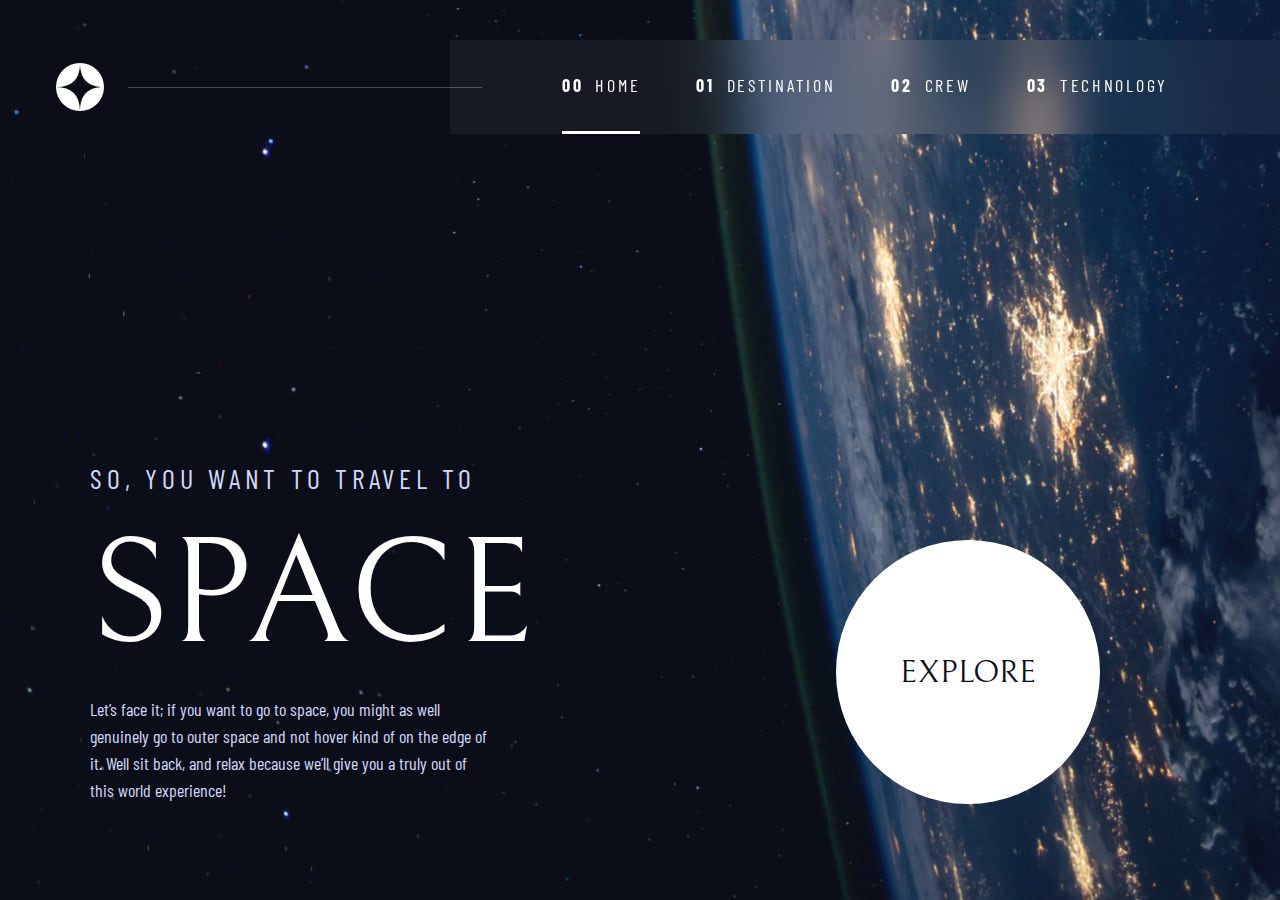
<file: index.html>
<!DOCTYPE html>
<html lang="en">
<head>
    <meta charset="UTF-8">
    <meta http-equiv="X-UA-Compatible" content="IE=edge">
    <meta name="viewport" content="width=device-width, initial-scale=1.0">
    <link rel="stylesheet" href="CSS/style.css">
    <link rel="preconnect" href="https://fonts.googleapis.com">
    <link rel="preconnect" href="https://fonts.gstatic.com" crossorigin>
    <link href="https://fonts.googleapis.com/css2?family=Barlow&family=Barlow+Condensed&family=Bellefair&display=swap" rel="stylesheet">
    <!--Script-->
    <script src="JS/index.js" defer></script>
    <script src="JS/tabs.js" defer></script>
    <title>Space tourism</title>
</head>
<body class="home">
        <a class="skip-content sr-only" href="#main">Skip to content</a>
        <header class="primary-header flex">
            <div>
                <a href="index.html"><img src="assets/shared/logo.svg" alt="Space tourism logo" class="logo"></a>
            </div>
            <button class="mobile-nav-toggle" aria-controls="primary-navigation"><span class="sr-only" aria-expanded="false">Menu</span></button>
           <nav>
                <ul id="primary-navigation" data-visible="false" class="primary-navigation underline-indicators flex">
                    <li class="active"><a class="ff-sans-cond uppercase text-white letter-spacing-2" href="index.html"><span aria-hidden="true">00</span>Home</a>
                    <li><a class="ff-sans-cond uppercase text-white letter-spacing-2" href="destination.html"><span aria-hidden="true">01</span>Destination</a>
                    <li><a class="ff-sans-cond uppercase text-white letter-spacing-2" href="crew.html"><span aria-hidden="true">02</span>Crew</a>
                    <li><a class="ff-sans-cond uppercase text-white letter-spacing-2" href="technology.html"><span aria-hidden="true">03</span>Technology</a>
                </ul>
            </nav>
        </header>

            <main id="main" class="grid-container grid-container--home">
                    <div>
                        <span class="text-accent ff-sans-cond fs-500 uppercase letter-spacing-1">So, you want to travel to</span> 
                        <h1 class="d-block ff-serif text-white fs-900 uppercase">Space</h1>
                        <p class="text-accent ff-sans-cond max-ch fs-400">Let’s face it; if you want to go to space, you might as well genuinely go to outer space and not hover kind of on the edge of it. Well sit back, and relax because we’ll give you a truly out of this world experience!</p>
                    </div>
                    <div>
                        <a href="destination.html" class="text-dark bg-white uppercase ff-serif large-button">Explore</a> 
                    </div> 
            </main>
</body>
</html>
</file>
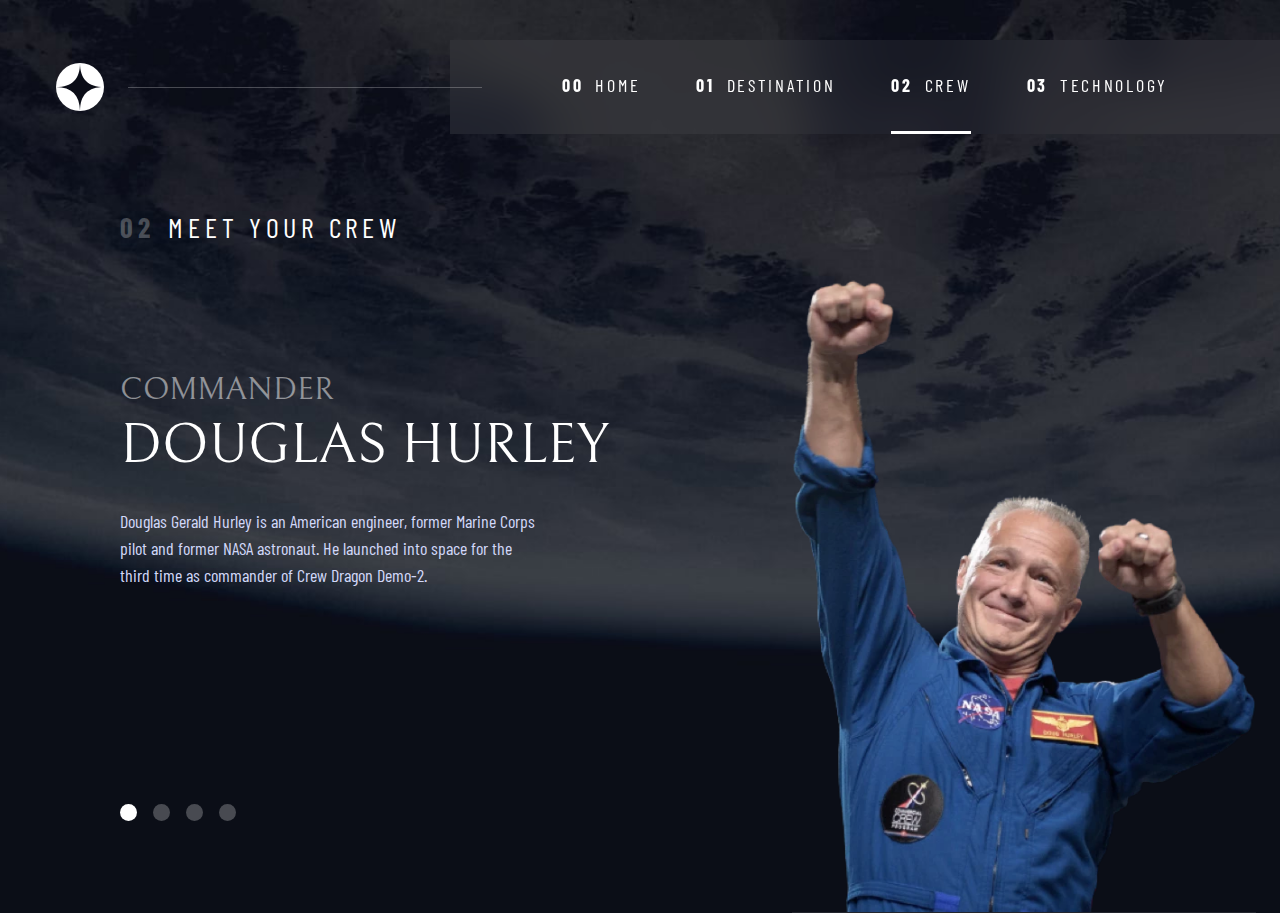
<file: crew.html>
<!DOCTYPE html>
<html lang="en">
<head>
    <meta charset="UTF-8">
    <meta http-equiv="X-UA-Compatible" content="IE=edge">
    <meta name="viewport" content="width=device-width, initial-scale=1.0">
    <link rel="stylesheet" href="CSS/style.css">
    <link rel="preconnect" href="https://fonts.googleapis.com">
    <link rel="preconnect" href="https://fonts.gstatic.com" crossorigin>
    <link href="https://fonts.googleapis.com/css2?family=Barlow&family=Barlow+Condensed&family=Bellefair&display=swap" rel="stylesheet">
    <!--Script-->
    <script src="JS/index.js" defer></script>
    <script src="JS/tabs.js" defer></script>
    <title>Space tourism</title>
</head>
<body class="crew">
        <a class="skip-content sr-only" href="#main">Skip to content</a>
        <header class="primary-header flex">
            <div>
                <a href="index.html"><img src="assets/shared/logo.svg" alt="Space tourism logo" class="logo"></a>
            </div>
            <button class="mobile-nav-toggle" aria-controls="primary-navigation"><span class="sr-only" aria-expanded="false">Menu</span></button>
           <nav>
                <ul id="primary-navigation" data-visible="false" class="primary-navigation underline-indicators flex">
                    <li><a class="ff-sans-cond uppercase text-white letter-spacing-2" href="index.html"><span aria-hidden="true">00</span>Home</a>
                    <li><a class="ff-sans-cond uppercase text-white letter-spacing-2" href="destination.html"><span aria-hidden="true">01</span>Destination</a>
                    <li class="active"><a class="ff-sans-cond uppercase text-white letter-spacing-2" href="crew.html"><span aria-hidden="true">02</span>Crew</a>
                    <li><a class="ff-sans-cond uppercase text-white letter-spacing-2" href="technology.html"><span aria-hidden="true">03</span>Technology</a>
                </ul>
            </nav>
        </header>

        <main id="main" class="grid-container grid-container--crew flow">
            <h1 class="numbered-title"><span aria-hidden="true">02</span>Meet your crew</h1>
            
            <div class="dot-indicators flex" role="tabList" aria-label="crew member list">
                <button aria-selected="true" aria-controls="commander-tab" role="tab" data-image="commander-image" tabindex="0"><span class="sr-only">The commander</span></button>
                <button aria-selected="false" aria-controls="mission-tab" role="tab" data-image="mission-image" tabindex="-1"><span class="sr-only">The mission specialist</span></button>
                <button aria-selected="false" aria-controls="pilot-tab" role="tab" data-image="pilot-image" tabindex="-1"><span class="sr-only">The pilot</span></button>
                <button aria-selected="false" aria-controls="crew-tab" role="tab" data-image="crew-image" tabindex="-1"><span class="sr-only">The crew engineer</span></button>
            </div>

            <!--commander-->
            <article class="crew-details flow" id="commander-tab" role="tabpanel" tabindex="0">
                <header class="flow flow--space-small">
                    <h2 class="fs-600 ff-serif uppercase">Commander</h2>
                    <p class="uppercase fs-700 ff-serif">Douglas Hurley</p>
                </header>
                <p class="text-accent ff-sans-cond">Douglas Gerald Hurley is an American engineer, former Marine Corps pilot 
                    and former NASA astronaut. He launched into space for the third time as 
                    commander of Crew Dragon Demo-2.</p>
            </article>

            <!--mission specialist-->
            <article hidden class="crew-details flow" id="mission-tab" role="tabpanel" tabindex="0">
                <header class="flow flow--space-small">
                    <h2 class="fs-600 ff-serif uppercase">Mission Specialist</h2>
                    <p class="uppercase fs-700 ff-serif">Mark Shuttleworth</p>
                </header>
                <p class="text-accent ff-sans-cond">Mark Richard Shuttleworth is the founder and CEO of Canonical, the company behind 
                    the Linux-based Ubuntu operating system. Shuttleworth became the first South 
                    African to travel to space as a space tourist.</p>
            </article>

            <!--pilot-->
            <article hidden class="crew-details flow" id="pilot-tab" role="tabpanel" tabindex="0">
                <header class="flow flow--space-small">
                    <h2 class="fs-600 ff-serif uppercase">Pilot</h2>
                    <p class="uppercase fs-700 ff-serif">Victor Glover</p>
                </header>
                <p class="text-accent ff-sans-cond">Pilot on the first operational flight of the SpaceX Crew Dragon to the 
                    International Space Station. Glover is a commander in the U.S. Navy where 
                    he pilots an F/A-18.He was a crew member of Expedition 64, and served as a 
                    station systems flight engineer.</p>
            </article>

            <!--flight engineer-->
            <article hidden class="crew-details flow" id="crew-tab" role="tabpanel" tabindex="0">
                <header class="flow flow--space-small">
                    <h2 class="fs-600 ff-serif uppercase">Flight Engineer</h2>
                    <p class="uppercase fs-700 ff-serif">Anousheh Ansari</p>
                </header>
                <p class="text-accent ff-sans-cond">Anousheh Ansari is an Iranian American engineer and co-founder of Prodea Systems. 
                    Ansari was the fourth self-funded space tourist, the first self-funded woman to 
                    fly to the ISS, and the first Iranian in space.</p>
            </article>

                <picture id="commander-image">
                    <source  srcset="assets/crew/image-douglas-hurley.webp" type="image/webp">
                    <img src="assets/crew/image-douglas-hurley.png" alt="">
                </picture>
                <picture id="mission-image" hidden>
                    <source srcset="assets/crew/image-mark-shuttleworth.webp" type="image/webp">
                    <img src="assets/crew/image-mark-shuttleworth.png" alt="">
                </picture>

                <picture id="pilot-image" hidden>
                    <source srcset="assets/crew/image-victor-glover.webp" type="image/webp">
                    <img src="assets/crew/image-victor-glover.png" alt="">
                </picture>

                <picture id="crew-image" hidden>
                    <source srcset="assets/crew/image-anousheh-ansari.webp" type="image/webp">
                    <img src="assets/crew/image-anousheh-ansari.png" alt="">
                </picture>
                
        </main>
</body>
</html>
</file>
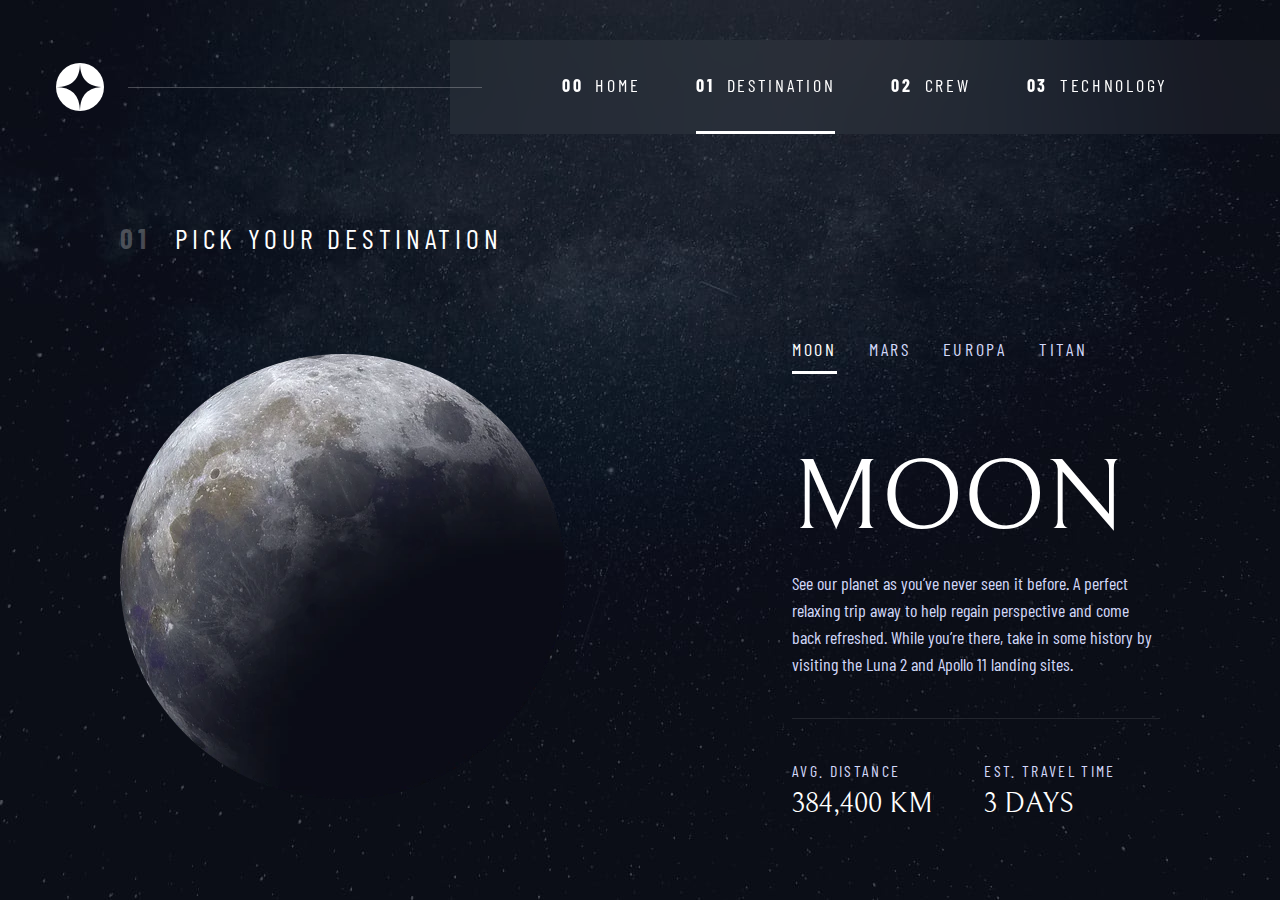
<file: destination.html>
<!DOCTYPE html>
<html lang="en">
<head>
    <meta charset="UTF-8">
    <meta http-equiv="X-UA-Compatible" content="IE=edge">
    <meta name="viewport" content="width=device-width, initial-scale=1.0">
    <link rel="stylesheet" href="CSS/style.css">
    <link rel="preconnect" href="https://fonts.googleapis.com">
    <link rel="preconnect" href="https://fonts.gstatic.com" crossorigin>
    <link href="https://fonts.googleapis.com/css2?family=Barlow&family=Barlow+Condensed&family=Bellefair&display=swap" rel="stylesheet">
    <!--Script-->
    <script src="JS/index.js" defer></script>
    <script src="JS/tabs.js" defer></script>
    <title>Space tourism</title>
</head>
<body class="destination">
        <a class="skip-content sr-only" href="#main">Skip to content</a>
        <header class="primary-header flex">
            <div>
              <a href="index.html"><img src="assets/shared/logo.svg" alt="Space tourism logo" class="logo"></a>
            </div>
            <button class="mobile-nav-toggle" aria-controls="primary-navigation"><span class="sr-only" aria-expanded="false">Menu</span></button>
           <nav>
                <ul id="primary-navigation" data-visible="false" class="primary-navigation underline-indicators flex">
                    <li><a class="ff-sans-cond uppercase text-white letter-spacing-2" href="index.html"><span aria-hidden="true">00</span>Home</a>
                    <li class="active"><a class="ff-sans-cond uppercase text-white letter-spacing-2" href="destination.html"><span aria-hidden="true">01</span>Destination</a>
                    <li><a class="ff-sans-cond uppercase text-white letter-spacing-2" href="crew.html"><span aria-hidden="true">02</span>Crew</a>
                    <li><a class="ff-sans-cond uppercase text-white letter-spacing-2" href="technology.html"><span aria-hidden="true">03</span>Technology</a>
                </ul>
            </nav>
        </header>

            <main id="main" class="grid-container grid-container--destination">
                <h1 class="numbered-title"><span aria-hidden="true">01</span> Pick your destination</h1>
                
                <picture id="moon-image">
                  <source srcset="assets/destination/image-moon.webp" type="image/webp">
                  <img src="assets/destination/image-moon.png" alt="the moon">
                </picture>

                <picture hidden id="mars-image">
                  <source srcset="assets/destination/image-mars.webp" type="image/webp">
                  <img src="assets/destination/image-mars.png" alt="the planet mars">
                </picture>

                <picture hidden id="europa-image">
                  <source srcset="assets/destination/image-europa.webp" type="image/webp">
                  <img src="assets/destination/image-europa.png" alt="the planet europa">
                </picture>

                <picture hidden id="titan-image">
                  <source srcset="assets/destination/image-titan.webp" type="image/webp">
                  <img src="assets/destination/image-titan.png" alt="the planet titan">
                </picture >

                <div class="tab-list underline-indicators flex" role="tabList" aria-label="destination-list">
                  <button aria-selected="true" role="tab" aria-controls="moon-tab" tabindex="0" data-image="moon-image" class="uppercase ff-sans-cond text-accent bg-dark letter-spacing-2">Moon</button>
                  <button aria-selected="false" role="tab" aria-controls="mars-tab" tabindex="-1" data-image="mars-image" class="uppercase ff-sans-cond text-accent bg-dark letter-spacing-2">Mars</button>
                  <button aria-selected="false" role="tab" aria-controls="europa-tab" tabindex="-1" data-image="europa-image" class="uppercase ff-sans-cond text-accent bg-dark letter-spacing-2">Europa</button>
                  <button aria-selected="false" role="tab" aria-controls="titan-tab" tabindex="-1" data-image="titan-image" class="uppercase ff-sans-cond text-accent bg-dark letter-spacing-2">Titan</button>
                </div>
            
            <!--Moon-->
            <article class="destination-info flow" id="moon-tab" tabindex="0" role="tabpanel">
              <h2 class="ff-sans uppercase fs-800">Moon</h2>

              <p class="text-accent ff-sans-cond">See our planet as you’ve never seen it before. A perfect relaxing trip away to help 
              regain perspective and come back refreshed. While you’re there, take in some history 
              by visiting the Luna 2 and Apollo 11 landing sites.</p> 
              
              <div class="destination-meta flex">
                <div>
                  <h3 class="text-accent fs-200 uppercase ff-sans-cond letter-spacing-3">Avg. distance</h3>
                  <p class="ff-sans uppercase text-white">384,400 km</p>
                </div>
               
                <div>
                  <h3 class="text-accent fs-200 uppercase ff-sans-cond letter-spacing-3">Est. travel time</h3>
                  <p class="ff-sans uppercase text-white">3 days</p> 
                </div>
              </div>
            </article>


            <!--Mars-->
            <article hidden class="destination-info flow" id="mars-tab" tabindex="0" role="tabpanel">
              <h2 class="ff-sans uppercase fs-800">Mars</h2>

              <p class="text-accent ff-sans-cond">Don’t forget to pack your hiking boots. You’ll need them to tackle Olympus Mons, 
                the tallest planetary mountain in our solar system. It’s two and a half times 
                the size of Everest!</p> 
              
              <div class="destination-meta flex">
                <div>
                  <h3 class="text-accent fs-200 uppercase ff-sans-cond letter-spacing-3">Avg. distance</h3>
                  <p class="ff-sans uppercase text-white">225 mil. km</p>
                </div>
               
                <div>
                  <h3 class="text-accent fs-200 uppercase ff-sans-cond letter-spacing-3">Est. travel time</h3>
                  <p class="ff-sans uppercase text-white">9 months</p> 
                </div>
              </div>
            </article>


            <!--Europa-->
            <article hidden class="destination-info flow" id="europa-tab" tabindex="0" role="tabpanel">
              <h2 class="ff-sans uppercase fs-800">Europa</h2>

              <p class="text-accent ff-sans-cond">The smallest of the four Galilean moons orbiting Jupiter, Europa is a 
                winter lover’s dream. With an icy surface, it’s perfect for a bit of 
                ice skating, curling, hockey, or simple relaxation in your snug 
                wintery cabin.</p> 
              
              <div class="destination-meta flex">
                <div>
                  <h3 class="text-accent fs-200 uppercase ff-sans-cond letter-spacing-3">Avg. distance</h3>
                  <p class="ff-sans uppercase text-white">628 mil. km</p>
                </div>
               
                <div>
                  <h3 class="text-accent fs-200 uppercase ff-sans-cond letter-spacing-3">Est. travel time</h3>
                  <p class="ff-sans uppercase text-white">3 years</p> 
                </div>
              </div>
            </article>


            <!--Titan-->
            <article hidden class="destination-info flow" id="titan-tab" tabindex="0" role="tabpanel">
              <h2 class="ff-sans uppercase fs-800">Titan</h2>

              <p class="text-accent ff-sans-cond">The only moon known to have a dense atmosphere other than Earth, Titan 
                is a home away from home (just a few hundred degrees colder!). As a 
                bonus, you get striking views of the Rings of Saturn.</p> 
              
              <div class="destination-meta flex">
                <div>
                  <h3 class="text-accent fs-200 uppercase ff-sans-cond letter-spacing-3">Avg. distance</h3>
                  <p class="ff-sans uppercase text-white">1.6 bil. km</p>
                </div>
               
                <div>
                  <h3 class="text-accent fs-200 uppercase ff-sans-cond letter-spacing-3">Est. travel time</h3>
                  <p class="ff-sans uppercase text-white">7 years</p> 
                </div>
              </div>
            </article>
          </main>
</body>
</html>
</file>
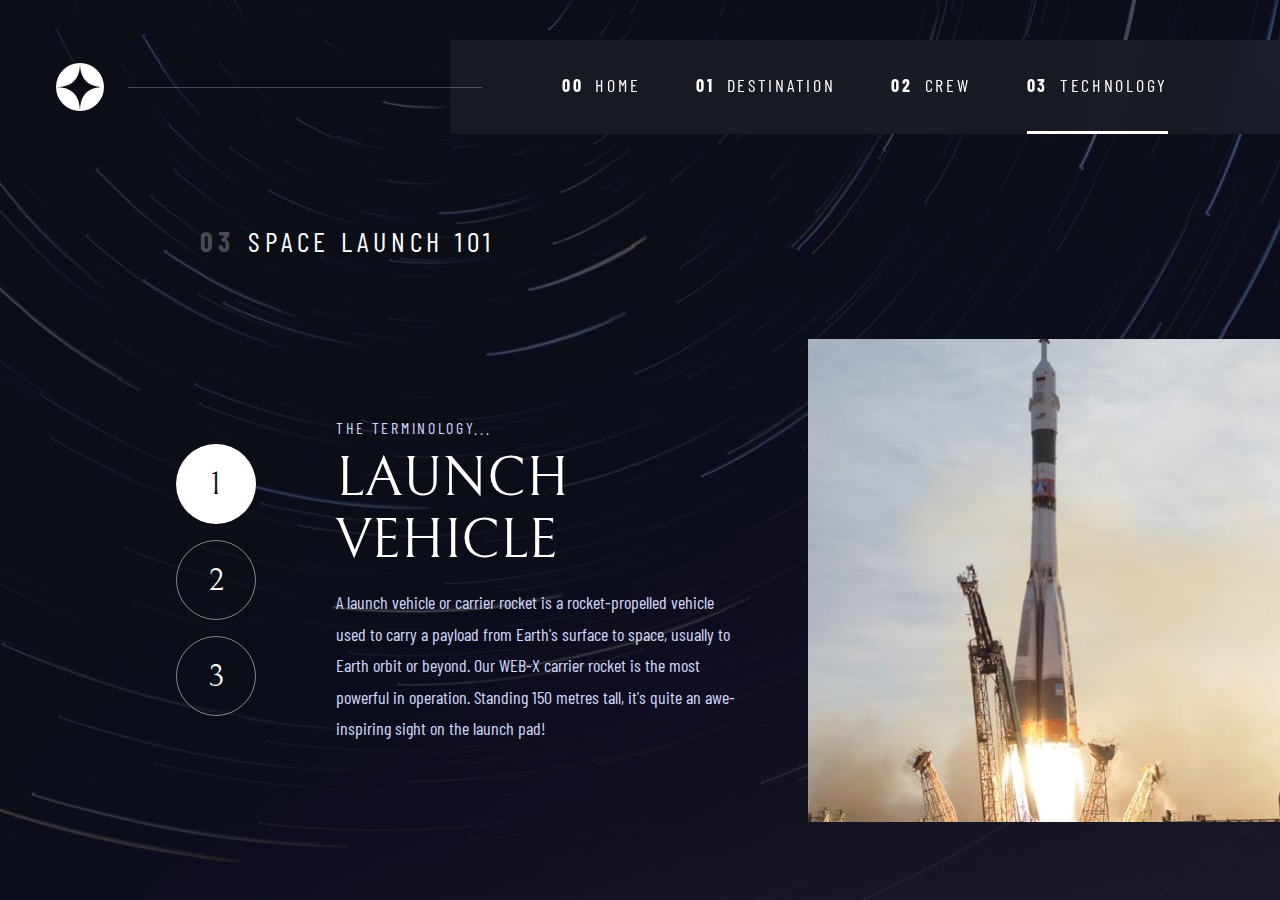
<file: technology.html>
<!DOCTYPE html>
<html lang="en">
<head>
    <meta charset="UTF-8">
    <meta http-equiv="X-UA-Compatible" content="IE=edge">
    <meta name="viewport" content="width=device-width, initial-scale=1.0">
    <link rel="stylesheet" href="CSS/style.css">
    <link rel="preconnect" href="https://fonts.googleapis.com">
    <link rel="preconnect" href="https://fonts.gstatic.com" crossorigin>
    <link href="https://fonts.googleapis.com/css2?family=Barlow&family=Barlow+Condensed&family=Bellefair&display=swap" rel="stylesheet">
    <!--Script-->
    <script src="JS/index.js" defer></script>
    <script src="JS/tabs.js" defer></script>
    <title>Space tourism</title>
</head>
<body class="technology">
        <a class="skip-content sr-only" href="#main">Skip to content</a>
        <header class="primary-header flex">
            <div>
                <a href="index.html"><img src="assets/shared/logo.svg" alt="Space tourism logo" class="logo"></a>
            </div>
            <button class="mobile-nav-toggle" aria-controls="primary-navigation"><span class="sr-only" aria-expanded="false">Menu</span></button>
           <nav>
                <ul id="primary-navigation" data-visible="false" class="primary-navigation underline-indicators flex">
                    <li><a class="ff-sans-cond uppercase text-white letter-spacing-2" href="index.html"><span aria-hidden="true">00</span>Home</a>
                    <li><a class="ff-sans-cond uppercase text-white letter-spacing-2" href="destination.html"><span aria-hidden="true">01</span>Destination</a>
                    <li><a class="ff-sans-cond uppercase text-white letter-spacing-2" href="crew.html"><span aria-hidden="true">02</span>Crew</a>
                    <li class="active"><a class="ff-sans-cond uppercase text-white letter-spacing-2" href="technology.html"><span aria-hidden="true">03</span>Technology</a>
                </ul>
            </nav>
        </header>

        <main id="main" class="grid-container grid-container--technology flow">
            <h1 class="numbered-title"><span aria-hidden="true">03</span>Space launch 101</h1>
            
            <div class="dot-indicators-technology flex ff-serif fs-600" role="tabList" aria-label="technology list">
                <button aria-selected="true" aria-controls="vehicle-tab" role="tab" data-image="vehicle-image" tabindex="0">1</button>
                <button aria-selected="false" aria-controls="spaceport-tab" role="tab" data-image="spaceport-image" tabindex="-1">2</button>
                <button aria-selected="false" aria-controls="capsule-tab" role="tab" data-image="capsule-image" tabindex="-1">3</button>
            </div>

            <!--commander-->
            <article class="technology-details flow" id="vehicle-tab" role="tabpanel" tabindex="0">
                <header class="flow flow--space-small">
                    <h2 class="fs-200 ff-sans-cond letter-spacing-2 uppercase text-accent">The terminology...</h2>
                    <p class="uppercase fs-700 ff-serif">Launch vehicle</p>
                </header>
                <p class="text-accent ff-sans-cond fs-400">A launch vehicle or carrier rocket is a rocket-propelled vehicle used to carry a 
                    payload from Earth's surface to space, usually to Earth orbit or beyond. Our 
                    WEB-X carrier rocket is the most powerful in operation. Standing 150 metres tall,
                    it's quite an awe-inspiring sight on the launch pad!</p>
            </article>

            <!--mission specialist-->
            <article hidden class="technology-details flow" id="spaceport-tab" role="tabpanel" tabindex="0">
                <header class="flow flow--space-small">
                    <h2 class="fs-200 ff-sans-cond letter-spacing-2 uppercase text-accent">The terminology...</h2>
                    <p class="uppercase fs-700 ff-serif">Spaceport</p>
                </header>
                <p class="text-accent ff-sans-cond fs-400">A spaceport or cosmodrome is a site for launching (or receiving) spacecraft, 
                    by analogy to the seaport for ships or airport for aircraft. Based in the 
                    famous Cape Canaveral, our spaceport is ideally situated to take advantage 
                    of the Earth’s rotation for launch.</p>
            </article>

            <!--pilot-->
            <article hidden class="technology-details flow" id="capsule-tab" role="tabpanel" tabindex="0">
                <header class="flow flow--space-small">
                    <h2 class="fs-200 ff-sans-cond letter-spacing-2 uppercase text-accent">The terminology...</h2>
                    <p class="uppercase fs-700 ff-serif">Space capsule</p>
                </header>
                <p class="text-accent ff-sans-cond fs-400">A space capsule is an often-crewed spacecraft that uses a blunt-body reentry 
                    capsule to reenter the Earth's atmosphere without wings. Our capsule is where 
                    you'll spend your time during the flight. It includes a space gym, cinema, 
                    and plenty of other activities to keep you entertained.</p>
            </article>

                <picture id="vehicle-image">
                    <img src="assets/technology/image-launch-vehicle-landscape.jpg" alt="" class="bg-land">
                    <img src="assets/technology/image-launch-vehicle-portrait.jpg" alt="" class="bg-portrait">
                </picture>
                <picture id="spaceport-image" hidden>
                    <img src="assets/technology/image-spaceport-landscape.jpg" alt="" class="bg-land">
                    <img src="assets/technology/image-spaceport-portrait.jpg" alt="" class="bg-portrait">
                </picture>
                <picture id="capsule-image" hidden>
                    <img src="assets/technology/image-space-capsule-landscape.jpg" alt="" class="bg-land">
                    <img src="assets/technology/image-space-capsule-portrait.jpg" alt="" class="bg-portrait">
                </picture>
                
        </main>
</body>
</html>
</file>
<file: CSS/style.css>
:root{

    /*font-family*/
    --ff-serif: 'Bellefair', serif;
    --ff-sans-cond: 'Barlow Condensed', sans-serif;
    --ff-sans: 'Barlow', sans-serif;


    /*color styles*/
    --clr-dark: 230 35% 7%;
    --clr-accent: 231 77% 90%;
    --clr-white: 0 0% 100%;


      /* font-sizes */
      --fs-900: 5rem;
      --fs-800: 3.5rem;
      --fs-700: 1.5rem;
      --fs-600: 1rem;
      --fs-500: 1rem;
      --fs-400: 0.9375rem;
      --fs-300: 1rem;
      --fs-200: 0.875rem;
  }

  @media screen and (min-width:  35em) {
    :root{
      --fs-900: 9.375rem;
      --fs-800: 5rem;
      --fs-700: 2.5rem;
      --fs-600: 1.5rem;
      --fs-500: 1.25rem;
      --fs-400: 1rem;
      --fs-200: 1rem
    }
  }

  @media screen and (min-width: 65em) {
     :root{
      --fs-800: 6.25rem;
      --fs-700: 3.5rem;
      --fs-600: 2rem;
      --fs-500: 1.75rem;
      --fs-400: 1.125rem;
     }
  }

/*general rules reset*/
*,
*::after,
*::before{
    box-sizing: border-box;
}


/* Reset margins */
body,
h1,
h2,
h3,
h4,
h5,
p,
figure,
picture {
    margin: 0; 
}


h1,
h2,
h3,
h4,
h5,
h6,
p {
    font-weight: 400;
}

h1,
h2,
h3,
h4,
p{
  font-family: var(--ff-serif);
}

h5,
.sub-h2
ul li{
  font-family: var(--ff-sans-cond);
}

body {
  min-height: 100vh;
  text-rendering: optimizeSpeed;
  line-height: 1.5;
  color: hsl( var(--clr-white) );
  background-color: hsl( var(--clr-dark) );
  font-family: var(--ff-sans);
  display: grid;
  grid-template-rows: min-content 1fr;
  overflow-x: hidden;
  font-size: var(--fs-400);
}

img{
    max-width: 100%;
    display: block;
}

input,
button,
textarea,
select {
  font: inherit;
  border: none;
}

@media (prefers-reduced-motion: reduce) {
    html:focus-within {
     scroll-behavior: auto;
    }
    
    *,
    *::before,
    *::after {
      animation-duration: 0.01ms !important;
      animation-iteration-count: 1 !important;
      transition-duration: 0.01ms !important;
      scroll-behavior: auto !important;
    }
  }

  /*utility components*/
  .dot-indicators-technology > button {
    cursor: pointer;
    width: 2.5rem;
    height: 2.5rem;
    border-radius: 50%;
    background: none;
    border: 1px solid hsl( var(--clr-white) / .5);
    color: var(--clr-white);
    display: grid;
    place-items: center;
  }
  
  .dot-indicators > *{
    cursor: pointer;
    border: 0;
    background-color: hsl( var(--clr-white) / .25);
    border-radius: 50%;
    width: 0.9375em;
    height: 0.9375em;
  }
  
  .dot-indicators > *:hover,
  .dot-indicators > *:focus{
    background-color: hsl( var(--clr-white) / .5);
  }
  
  .dot-indicators > [aria-selected="true"] {
    background-color: hsl( var(--clr-white) / 1);
  }

  .dot-indicators-technology > [aria-selected="true"] {
    background: hsl( var(--clr-white) / 1);
    color: hsl( var(--clr-dark) );
  }

  .numbered-title{
    color: var(--clr-white);
    font-family: var(--ff-sans-cond);
    font-size: var(--fs-500);
    text-transform: uppercase;
    letter-spacing: 4.72px; 
  }

  .numbered-title span {
    margin-right: .5em;
    font-weight: 700;
    color: hsl( var(--clr-white) / .25);
}

.large-button{
    font-size: 1.5rem;
    position: relative;
    z-index: 1;
    display: inline-grid;
    place-items: center;
    padding: 0 1.5em;
    border-radius: 50%;
    aspect-ratio: 1;
    text-decoration: none;
    cursor: pointer;
    background: hsl( var(--clr-white));
    font-family: var(--ff-serif);
    line-height: 25px;
}

.large-button::after{
    content: "";
    position: absolute;
    width: 100%;
    height: 100%;
    z-index: -1;
    background: hsl( var(--clr-white) / .1);
    border-radius: 50%;
    opacity: 0;
    transition: opacity 500ms linear, transform 750ms ease-in-out;
}

.large-button:hover::after,
.large-button:focus::after{
    opacity: 1;
    transform: scale(1.5);
}


  /*utilities*/
  .flex{
    display: flex;
    gap: var(--gap, 1rem);    
  }

  .grid{
    display: grid;
    gap: var(--gap, 1rem);
  }

  .d-block {
    display: block;
  }

  .flow > *:where(:not(:first-child)){
    margin-top: var(--flow-space, 1rem);
  }

  /**/
  .flow--space-small {
    --flow-space: .5rem;
  }

  .container{
    padding-inline: 2rem;
    margin-inline: auto;
    max-width: 80rem;
  }


  /*Layout*/
  .grid-container{
    padding-bottom: 4rem;
    display: grid;
    text-align: center;
    place-items: center;
    padding-inline: 1.5rem;
  }

  .grid-container p:not([class]) {
    max-width: 50ch;
}

.numbered-title {
  grid-area: title;
}

.max-ch {
  max-width: 50ch;
}


/*Home layout*/
.grid-container--home {
  gap: 8rem;
}

.grid-container--home div:first-child {
  display: grid;
  place-items: center;
  gap: 1rem;
}


/*Destination layout*/
.grid-container--destination {
  grid-template-areas: 
    'title'
    'image'
    'tabs'
    'content';
    gap: 2rem;
}



.grid-container--destination > picture {
  grid-area: image;
  max-width: 60%;
}

.grid-container--destination > .tab-list{
  grid-area: tabs;
}

.grid-container--destination > .destination-info{
  grid-area: content;
}

.destination-meta {
  flex-direction: column;
  border-top: 1px solid hsl( var(--clr-white) / .1);
  padding-top: 2.5rem;
  margin-top: 2.5rem;
  align-items: center;
  justify-content: center;
}

.destination-meta p{
  font-size: 1.75rem;
}

/*Crew layout*/
.grid-container--crew {
  grid-template-areas: 
    'title'
    'image'
    'tabs'
    'content';
}

.grid-container--crew > picture {
  grid-area: image;
  max-width: 80%;
  border-bottom: 1px solid hsl(var(--clr-white) / .1);
}

.grid-container--crew > .dot-indicators{
  grid-area: tabs;
}

.grid-container--crew > .crew-details{
  grid-area: content;
}

.crew-details header:first-child p {
  white-space: nowrap;
}

.crew-details h2 {
  color: hsl(var(--clr-white) / .5);
}


/*Technology layout*/
.bg-land {
  display: block;
}

.bg-portrait {
  display: none;
}

.grid-container--technology {
  padding-inline: 0;
  grid-template-areas: 
  'title'
  'image'
  'tabs'
  'content';
  place-items: center;
}

.technology-details {
  padding-inline: 2rem;
}

.grid-container--technology > picture {
  grid-area: image;
  max-width: 100%;
}

.grid-container--technology > .dot-indicators-technology {
  grid-area: tabs;
}

.grid-container--technology > .technology-details {
  grid-area: content;
}


@media screen and (min-width: 35em) {
  .large-button{
    padding: 0 2em;
    font-size: 2rem;
}

  .crew-details > p {
    padding-inline: 10rem;
  }

  .numbered-title {
    justify-self: start;
    margin-top: 2rem;
  }

  .destination-meta {
    flex-direction: row;
    justify-content: space-evenly;
    width: 80%;
  }


  .grid-container--destination {
    gap: 3rem;
  }

  .grid-container--destination > picture {
    grid-area: image;
    max-width: 100%;
  }

  .grid-container--crew {
    padding-bottom: 0;
    --flow-space: 2rem;
    grid-template-areas: 
      'title'
      'content'
      'tabs'
      'image';
  }

 

  .technology-details > p {
    line-height: 1.75em;
  }

  .dot-indicators-technology > button {
    width: 3.75rem;
    height: 3.75rem;
  }

  .grid-container--technology {
    gap: 3rem;
  }

  .grid-container--technology h1 {
    margin-left: 2.5rem;
  }

  .grid-container--technology picture {
    width: 100%;
  }

  .grid-container--technology picture img {
    width: 100%;
  }

}


  
  @media (min-width: 65em) {
    .grid-container{
      text-align: left;
      column-gap: var(--container-gap, 5rem);
      grid-template-columns: repeat(2, minmax(0, 70rem));
    }

    .grid-container--home{
      padding-bottom: 6rem;
      align-items: end;
    }

    .grid-container--home div:first-child {
      place-items: start;
    }

    .grid-container--home > *:first-child{
      grid-column: 1;
    }
  
    .grid-container--home > *:last-child{
      grid-column: 2;
    }

    .grid-container--destination {
      grid-template-columns: minmax(1rem, 1fr) minmax(0, 37rem) minmax(0, 23rem) minmax(1rem, 1fr);
      justify-items: start;
      grid-template-areas: 
        '. title title .'
        '. image tabs .'
        '. image content .';
    }

    .grid-container--destination > picture {
      max-width: 100%;
    }

    .destination-meta {
      --gap: 4vw;
      justify-content: start;
      width: 100%;
    }

    .grid-container--crew {
      grid-template-columns: minmax(1rem, 1fr) minmax(0, 37rem) minmax(0, 23rem) minmax(1rem, 1fr);
      justify-items: start;
      grid-template-areas: 
        '. title title .'
        '. content image .'
        '. tabs image .';
    }

    .grid-container--crew > picture {
      grid-column: span 2;
      align-self: end;
      max-width: 100%;
    }

    .crew-details > p {
      padding-inline: 0;
      padding-inline-end: 13vw;
    }

    /*Technology*/
    .bg-portrait{
      display: block;
    }

    .bg-land {
      display: none;
    }

    .grid-container--technology {
      --flow-space: 1rem;
      padding-inline-start: 10rem;
      grid-template-areas: 
      'title title title'
      'tabs content image';
      place-items: center;
      gap: 2rem;
      grid-template-columns: minmax(1rem, 10%) repeat(2, minmax(0, 60%));
    }

    .dot-indicators-technology > button {
      width: 5rem;
      height: 5rem;
    }

    .dot-indicators-technology {
      flex-direction: column;
    }

  }
 


  /*screen-readers only*/
  .sr-only {
    position: absolute; 
    width: 1px;
    height: 1px;
    padding: 0;
    margin: -1px; 
    overflow: hidden;
    clip: rect(0, 0, 0, 0);
    white-space: nowrap; /* added line */
    border: 0;
  }

  .skip-content{
    position: absolute;
    z-index: 9999;
    background: hsl( var(--clr-white) );
    color: hsl( var(--clr-dark) );
    padding: .5em 1em;
    margin-inline: auto;
    transform: translateY(-100%);
    transition: transform 250ms ease-in;
  }

  .skip-content:focus{
    transform: translateY(0);
  }


  /*colors*/
  .bg-dark{background-color: hsl( var(--clr-dark) );}
  .bg-accent{background-color: hsl( var(--clr-accent) );}
  .bg-white{background-color: hsl( var(--clr-white) );}

  .text-dark{color: hsl( var(--clr-dark) );}
  .text-accent{color: hsl( var(--clr-accent) );}
  .text-white{color: hsl( var(--clr-white) );}


  /*typography*/
  .ff-serif { font-family: var(--ff-serif); } 
  .ff-sans-cond { font-family: var(--ff-sans-cond); } 
  .ff-sans-normal { font-family: var(--ff-sans-normal); } 

  .letter-spacing-1 { letter-spacing: 4.75px; } 
  .letter-spacing-2 { letter-spacing: 2.7px; } 
  .letter-spacing-3 { letter-spacing: 2.35px; } 

  .uppercase { text-transform: uppercase; }

  .fs-900 { font-size: var(--fs-900); }
  .fs-800 { font-size: var(--fs-800); }
  .fs-700 { font-size: var(--fs-700); }
  .fs-600 { font-size: var(--fs-600); }
  .fs-500 { font-size: var(--fs-500); }
  .fs-400 { font-size: var(--fs-400); }
  .fs-300 { font-size: var(--fs-300); }
  .fs-200 { font-size: var(--fs-200); }

  .fs-900,
  .fs-800,
  .fs-700,
  .fs-600 {
      line-height: 1.1;
  }




  


/*Logo*/
.logo {
  margin: 1.5rem clamp(1.5rem, 5vw, 3.5rem);
}

.primary-navigation {
  --gap: clamp(1.5rem, 5vw, 3.5rem);
  --underline-gap: 2rem;
  list-style: none;
  padding: 0;
  margin: 0;
  background: hsl( var(--clr-white) / 0.05);
  backdrop-filter: blur(1.5rem);
}

.primary-navigation a > span {
  margin-right: 0.75rem;
  font-weight: bold;
}

.mobile-nav-toggle{
  display: none;
}

.primary-header{
  justify-content: space-between;
  align-items: center;
}

/*classe data a menu primo livello e menu pagina 01*/
@media  (max-width: 35rem) {
    .primary-navigation {
      --underline-gap: .5rem;
      list-style: none;
      padding: 0;
      margin: 0;
      background: hsl( var(--clr-dark) / 0.95);
      flex-direction: column;
      position: fixed;
      inset: 0 0 0 30%;
      z-index: 10;
      padding: min(20rem, 15vh) 2rem;
      transform: translateX(100%);
      transition: transform 0.3s ease;
  }

  .primary-navigation[data-visible="true"] {
    transform: translateX(0);
  }

    /*ogni voce di lista di menu*/
  .primary-navigation a {
    text-decoration: none;
  }



  .mobile-nav-toggle{
    display: block;
    position: absolute;
    z-index: 1000;
    right: 1rem;
    top: 2rem;
    background: transparent;
    border: 0;
    background-image: url(../assets/shared/icon-hamburger.svg);
    background-repeat: no-repeat;
    background-position: center;
    width: 1.5rem;
    aspect-ratio: 1;
  }

  .mobile-nav-toggle[aria-expanded="true"] {
    background-image: url(../assets/shared/icon-close.svg);
  }

  .mobile-nav-toggle:focus-visible {
    outline: 5px solid white;
    outline-offset: 5px;
  }

  @supports (backdrop-filter: blur(1rem)) {
    .primary-navigation {
      background: hsl( var(--clr-white) / 0.05);
      backdrop-filter: blur(1.5rem);
    }
  }

  .primary-navigation.underline-indicators > .active {
    border: 0;
  }
}

@media screen and (min-width: 35em) {
  .dot-indicators > *{
    cursor: pointer;
    border: 0;
    background-color: hsl( var(--clr-white) / .25);
    border-radius: 50%;
    width: 0.9375em;
    height: 0.9375em;
  }

  .primary-navigation {
    padding-inline: clamp(2rem, 5vw, 7rem);
  }
}


/*Only for tablet size*/
@media screen and (min-width: 35em) and (max-width: 65em) {

  /*ogni contatore numerico di voce di lista*/
  .primary-navigation a > span {
    display: none;
  }

  .grid-container--home {
    padding-block-start: 6rem;
  }

  .destination-info > p{
    padding-inline: 10rem;
  }

  .destination-meta {
    margin-inline: auto;
  }

  .numbered-title {
    margin-left: 1.5rem;
  }

  .technology-details {
    padding-inline: 12rem;
  }

  .dot-indicators{
    margin-block-end: 1rem;
  }
}

@media screen and (min-width: 65em) {

  .primary-header::after{
    content: "";
    position: relative;
    display: block;
    height: 1px;
    width: 100%;
    margin-right: -3rem;
    background-color: hsl( var(--clr-white) / .25);
    order: 1;
    z-index: 10;
  }

  nav{
    order: 2;
  }

  .primary-navigation {
    margin-block: 2.5rem;
  }

  .primary-navigation {
    padding-inline: clamp(2rem, 10vw, 7rem);
  }
}

 /*ogni voce di lista di menu*/
 .primary-navigation a {
  text-decoration: none;
}


/*classe per dare stile al border-bottom della voce di menu (di default è nascosta)*/
.underline-indicators > *{
    cursor: pointer;
    padding: var(--underline-gap, 0.5rem) 0;
    border: 0;
    border-bottom: 0.2rem solid hsl( var(--clr-white) / 0);
    background-color: transparent;
}


/*stile del border-bottom in stato di hover e focus(quando la attivi)*/
.underline-indicators > *:hover,
.underline-indicators > *:focus {
    border-color: hsl( var(--clr-white) / .5);
}

/*stile del border bottom che ha sia la prima voce di menu (menu principale) che la prima voce di menu (menu pagina 01)*/
.underline-indicators > .active,
.underline-indicators > [aria-selected="true"] {
    color: hsl( var(--clr-white) / 1);
    border-color: hsl( var(--clr-white) / 1); 
}

.tab-list{
  --gap:2rem;
}


.number-indicators{
  margin: 2rem;
}

.number-indicators > *{
  cursor: pointer;
  border: 0;
  justify-content: center;
  align-items: center;
  font-size: var(--fs-500);
  background-color: hsl( var(--clr-white) / 1);
}

.number-indicators button{
  display: flex;
  justify-content: center;
  align-items: center;
  border: 0;
  border-radius: 100vw;
  padding: 1rem;
}


/*Specific page*/
body{
  background-size: cover;
  background-repeat: no-repeat;
  background-position: bottom center;
}


/*Background-Image for all pages*/
/*Home*/

.home {
  background-image: url(../assets/home/background-home-mobile.jpg);
  background-size: cover;
}

@media screen and (min-width: 35em) {
  .home{
    background-position: center center;
    background-image: url(../assets/home/background-home-tablet.jpg);
  }
}

@media screen and (min-width: 65em) {
  .home{
    background-image: url(../assets/home/background-home-desktop.jpg);
  }
}


.destination {
  background-image: url(../assets/destination/background-destination-mobile.jpg);
  background-size: cover;
  background-position: center center;
}

@media screen and (min-width: 35em) {
  .destination{
    background-image: url(../assets/destination/background-destination-tablet.jpg);
  }
}

@media screen and (min-width: 65em) {
  .destination{
    background-image: url(../assets/destination/background-destination-desktop.jpg);
  }
}


.crew {
  background-image: url(../assets/destination/background-destination-mobile.jpg);
  background-size: cover;
}

@media screen and (min-width: 35em) {
  .crew{
    background-position: center center;
    background-image: url(../assets/crew/background-crew-tablet.jpg);
  }
}

@media screen and (min-width: 65em) {
  .crew{
    background-image: url(../assets/crew/background-crew-desktop.jpg);
  }
}


.technology {
  background-image: url(../assets/technology/background-technology-mobile.jpg);
}

@media screen and (min-width: 35em) {
  .technology{
    background-position: center center;
    background-image: url(../assets/technology/background-technology-tablet.jpg);
  }
}

@media screen and (min-width: 65em) {
  .technology{
    background-image: url(../assets/technology/background-technology-desktop.jpg);
  }
}
</file>
